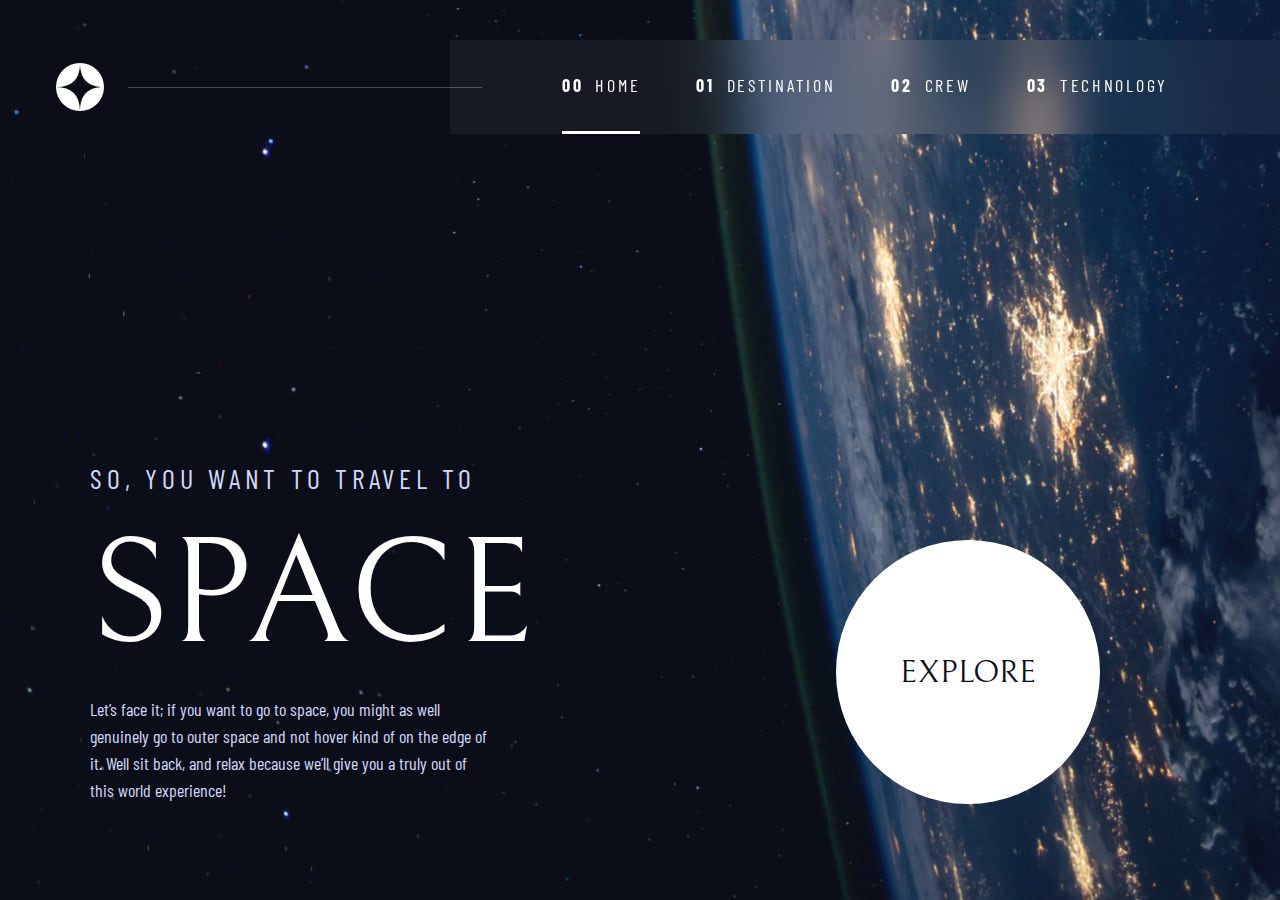
<file: index.html>
<!DOCTYPE html>
<html lang="en">
<head>
    <meta charset="UTF-8">
    <meta http-equiv="X-UA-Compatible" content="IE=edge">
    <meta name="viewport" content="width=device-width, initial-scale=1.0">
    <link rel="stylesheet" href="CSS/style.css">
    <link rel="preconnect" href="https://fonts.googleapis.com">
    <link rel="preconnect" href="https://fonts.gstatic.com" crossorigin>
    <link href="https://fonts.googleapis.com/css2?family=Barlow&family=Barlow+Condensed&family=Bellefair&display=swap" rel="stylesheet">
    <!--Script-->
    <script src="JS/index.js" defer></script>
    <script src="JS/tabs.js" defer></script>
    <title>Space tourism</title>
</head>
<body class="home">
        <a class="skip-content sr-only" href="#main">Skip to content</a>
        <header class="primary-header flex">
            <div>
                <a href="index.html"><img src="assets/shared/logo.svg" alt="Space tourism logo" class="logo"></a>
            </div>
            <button class="mobile-nav-toggle" aria-controls="primary-navigation"><span class="sr-only" aria-expanded="false">Menu</span></button>
           <nav>
                <ul id="primary-navigation" data-visible="false" class="primary-navigation underline-indicators flex">
                    <li class="active"><a class="ff-sans-cond uppercase text-white letter-spacing-2" href="index.html"><span aria-hidden="true">00</span>Home</a>
                    <li><a class="ff-sans-cond uppercase text-white letter-spacing-2" href="destination.html"><span aria-hidden="true">01</span>Destination</a>
                    <li><a class="ff-sans-cond uppercase text-white letter-spacing-2" href="crew.html"><span aria-hidden="true">02</span>Crew</a>
                    <li><a class="ff-sans-cond uppercase text-white letter-spacing-2" href="technology.html"><span aria-hidden="true">03</span>Technology</a>
                </ul>
            </nav>
        </header>

            <main id="main" class="grid-container grid-container--home">
                    <div>
                        <span class="text-accent ff-sans-cond fs-500 uppercase letter-spacing-1">So, you want to travel to</span> 
                        <h1 class="d-block ff-serif text-white fs-900 uppercase">Space</h1>
                        <p class="text-accent ff-sans-cond max-ch fs-400">Let’s face it; if you want to go to space, you might as well genuinely go to outer space and not hover kind of on the edge of it. Well sit back, and relax because we’ll give you a truly out of this world experience!</p>
                    </div>
                    <div>
                        <a href="destination.html" class="text-dark bg-white uppercase ff-serif large-button">Explore</a> 
                    </div> 
            </main>
</body>
</html>
</file>
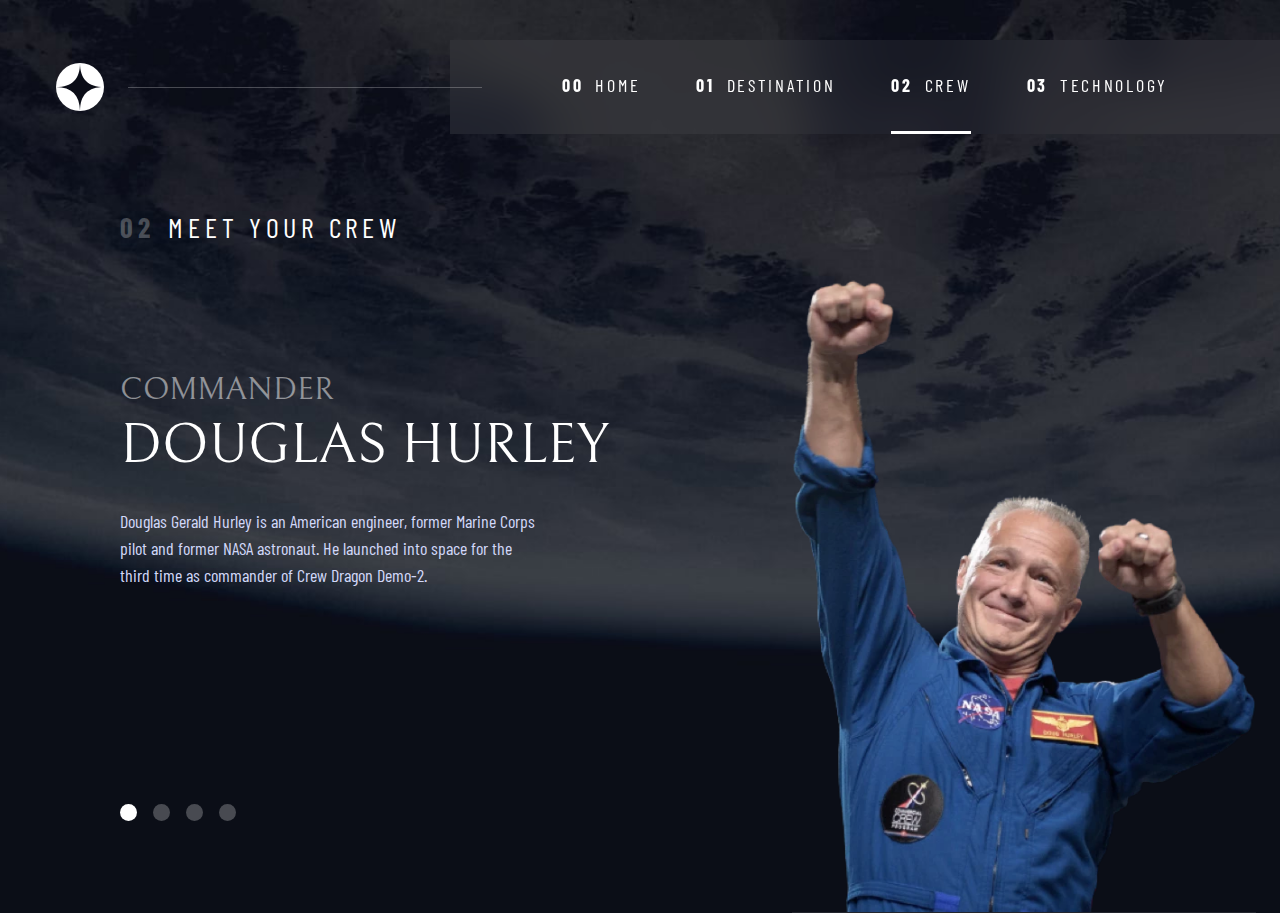
<file: crew.html>
<!DOCTYPE html>
<html lang="en">
<head>
    <meta charset="UTF-8">
    <meta http-equiv="X-UA-Compatible" content="IE=edge">
    <meta name="viewport" content="width=device-width, initial-scale=1.0">
    <link rel="stylesheet" href="CSS/style.css">
    <link rel="preconnect" href="https://fonts.googleapis.com">
    <link rel="preconnect" href="https://fonts.gstatic.com" crossorigin>
    <link href="https://fonts.googleapis.com/css2?family=Barlow&family=Barlow+Condensed&family=Bellefair&display=swap" rel="stylesheet">
    <!--Script-->
    <script src="JS/index.js" defer></script>
    <script src="JS/tabs.js" defer></script>
    <title>Space tourism</title>
</head>
<body class="crew">
        <a class="skip-content sr-only" href="#main">Skip to content</a>
        <header class="primary-header flex">
            <div>
                <a href="index.html"><img src="assets/shared/logo.svg" alt="Space tourism logo" class="logo"></a>
            </div>
            <button class="mobile-nav-toggle" aria-controls="primary-navigation"><span class="sr-only" aria-expanded="false">Menu</span></button>
           <nav>
                <ul id="primary-navigation" data-visible="false" class="primary-navigation underline-indicators flex">
                    <li><a class="ff-sans-cond uppercase text-white letter-spacing-2" href="index.html"><span aria-hidden="true">00</span>Home</a>
                    <li><a class="ff-sans-cond uppercase text-white letter-spacing-2" href="destination.html"><span aria-hidden="true">01</span>Destination</a>
                    <li class="active"><a class="ff-sans-cond uppercase text-white letter-spacing-2" href="crew.html"><span aria-hidden="true">02</span>Crew</a>
                    <li><a class="ff-sans-cond uppercase text-white letter-spacing-2" href="technology.html"><span aria-hidden="true">03</span>Technology</a>
                </ul>
            </nav>
        </header>

        <main id="main" class="grid-container grid-container--crew flow">
            <h1 class="numbered-title"><span aria-hidden="true">02</span>Meet your crew</h1>
            
            <div class="dot-indicators flex" role="tabList" aria-label="crew member list">
                <button aria-selected="true" aria-controls="commander-tab" role="tab" data-image="commander-image" tabindex="0"><span class="sr-only">The commander</span></button>
                <button aria-selected="false" aria-controls="mission-tab" role="tab" data-image="mission-image" tabindex="-1"><span class="sr-only">The mission specialist</span></button>
                <button aria-selected="false" aria-controls="pilot-tab" role="tab" data-image="pilot-image" tabindex="-1"><span class="sr-only">The pilot</span></button>
                <button aria-selected="false" aria-controls="crew-tab" role="tab" data-image="crew-image" tabindex="-1"><span class="sr-only">The crew engineer</span></button>
            </div>

            <!--commander-->
            <article class="crew-details flow" id="commander-tab" role="tabpanel" tabindex="0">
                <header class="flow flow--space-small">
                    <h2 class="fs-600 ff-serif uppercase">Commander</h2>
                    <p class="uppercase fs-700 ff-serif">Douglas Hurley</p>
                </header>
                <p class="text-accent ff-sans-cond">Douglas Gerald Hurley is an American engineer, former Marine Corps pilot 
                    and former NASA astronaut. He launched into space for the third time as 
                    commander of Crew Dragon Demo-2.</p>
            </article>

            <!--mission specialist-->
            <article hidden class="crew-details flow" id="mission-tab" role="tabpanel" tabindex="0">
                <header class="flow flow--space-small">
                    <h2 class="fs-600 ff-serif uppercase">Mission Specialist</h2>
                    <p class="uppercase fs-700 ff-serif">Mark Shuttleworth</p>
                </header>
                <p class="text-accent ff-sans-cond">Mark Richard Shuttleworth is the founder and CEO of Canonical, the company behind 
                    the Linux-based Ubuntu operating system. Shuttleworth became the first South 
                    African to travel to space as a space tourist.</p>
            </article>

            <!--pilot-->
            <article hidden class="crew-details flow" id="pilot-tab" role="tabpanel" tabindex="0">
                <header class="flow flow--space-small">
                    <h2 class="fs-600 ff-serif uppercase">Pilot</h2>
                    <p class="uppercase fs-700 ff-serif">Victor Glover</p>
                </header>
                <p class="text-accent ff-sans-cond">Pilot on the first operational flight of the SpaceX Crew Dragon to the 
                    International Space Station. Glover is a commander in the U.S. Navy where 
                    he pilots an F/A-18.He was a crew member of Expedition 64, and served as a 
                    station systems flight engineer.</p>
            </article>

            <!--flight engineer-->
            <article hidden class="crew-details flow" id="crew-tab" role="tabpanel" tabindex="0">
                <header class="flow flow--space-small">
                    <h2 class="fs-600 ff-serif uppercase">Flight Engineer</h2>
                    <p class="uppercase fs-700 ff-serif">Anousheh Ansari</p>
                </header>
                <p class="text-accent ff-sans-cond">Anousheh Ansari is an Iranian American engineer and co-founder of Prodea Systems. 
                    Ansari was the fourth self-funded space tourist, the first self-funded woman to 
                    fly to the ISS, and the first Iranian in space.</p>
            </article>

                <picture id="commander-image">
                    <source  srcset="assets/crew/image-douglas-hurley.webp" type="image/webp">
                    <img src="assets/crew/image-douglas-hurley.png" alt="">
                </picture>
                <picture id="mission-image" hidden>
                    <source srcset="assets/crew/image-mark-shuttleworth.webp" type="image/webp">
                    <img src="assets/crew/image-mark-shuttleworth.png" alt="">
                </picture>

                <picture id="pilot-image" hidden>
                    <source srcset="assets/crew/image-victor-glover.webp" type="image/webp">
                    <img src="assets/crew/image-victor-glover.png" alt="">
                </picture>

                <picture id="crew-image" hidden>
                    <source srcset="assets/crew/image-anousheh-ansari.webp" type="image/webp">
                    <img src="assets/crew/image-anousheh-ansari.png" alt="">
                </picture>
                
        </main>
</body>
</html>
</file>
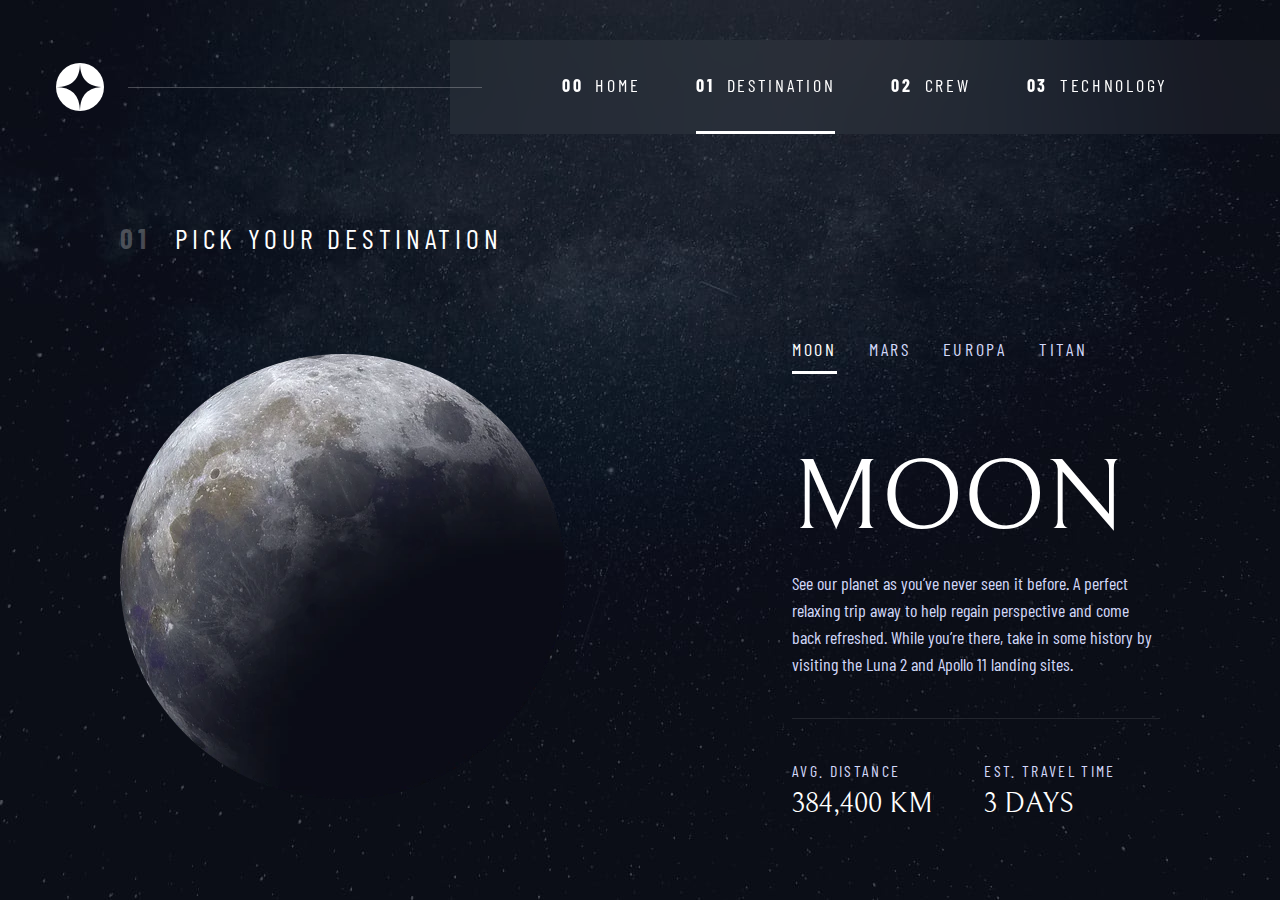
<file: destination.html>
<!DOCTYPE html>
<html lang="en">
<head>
    <meta charset="UTF-8">
    <meta http-equiv="X-UA-Compatible" content="IE=edge">
    <meta name="viewport" content="width=device-width, initial-scale=1.0">
    <link rel="stylesheet" href="CSS/style.css">
    <link rel="preconnect" href="https://fonts.googleapis.com">
    <link rel="preconnect" href="https://fonts.gstatic.com" crossorigin>
    <link href="https://fonts.googleapis.com/css2?family=Barlow&family=Barlow+Condensed&family=Bellefair&display=swap" rel="stylesheet">
    <!--Script-->
    <script src="JS/index.js" defer></script>
    <script src="JS/tabs.js" defer></script>
    <title>Space tourism</title>
</head>
<body class="destination">
        <a class="skip-content sr-only" href="#main">Skip to content</a>
        <header class="primary-header flex">
            <div>
              <a href="index.html"><img src="assets/shared/logo.svg" alt="Space tourism logo" class="logo"></a>
            </div>
            <button class="mobile-nav-toggle" aria-controls="primary-navigation"><span class="sr-only" aria-expanded="false">Menu</span></button>
           <nav>
                <ul id="primary-navigation" data-visible="false" class="primary-navigation underline-indicators flex">
                    <li><a class="ff-sans-cond uppercase text-white letter-spacing-2" href="index.html"><span aria-hidden="true">00</span>Home</a>
                    <li class="active"><a class="ff-sans-cond uppercase text-white letter-spacing-2" href="destination.html"><span aria-hidden="true">01</span>Destination</a>
                    <li><a class="ff-sans-cond uppercase text-white letter-spacing-2" href="crew.html"><span aria-hidden="true">02</span>Crew</a>
                    <li><a class="ff-sans-cond uppercase text-white letter-spacing-2" href="technology.html"><span aria-hidden="true">03</span>Technology</a>
                </ul>
            </nav>
        </header>

            <main id="main" class="grid-container grid-container--destination">
                <h1 class="numbered-title"><span aria-hidden="true">01</span> Pick your destination</h1>
                
                <picture id="moon-image">
                  <source srcset="assets/destination/image-moon.webp" type="image/webp">
                  <img src="assets/destination/image-moon.png" alt="the moon">
                </picture>

                <picture hidden id="mars-image">
                  <source srcset="assets/destination/image-mars.webp" type="image/webp">
                  <img src="assets/destination/image-mars.png" alt="the planet mars">
                </picture>

                <picture hidden id="europa-image">
                  <source srcset="assets/destination/image-europa.webp" type="image/webp">
                  <img src="assets/destination/image-europa.png" alt="the planet europa">
                </picture>

                <picture hidden id="titan-image">
                  <source srcset="assets/destination/image-titan.webp" type="image/webp">
                  <img src="assets/destination/image-titan.png" alt="the planet titan">
                </picture >

                <div class="tab-list underline-indicators flex" role="tabList" aria-label="destination-list">
                  <button aria-selected="true" role="tab" aria-controls="moon-tab" tabindex="0" data-image="moon-image" class="uppercase ff-sans-cond text-accent bg-dark letter-spacing-2">Moon</button>
                  <button aria-selected="false" role="tab" aria-controls="mars-tab" tabindex="-1" data-image="mars-image" class="uppercase ff-sans-cond text-accent bg-dark letter-spacing-2">Mars</button>
                  <button aria-selected="false" role="tab" aria-controls="europa-tab" tabindex="-1" data-image="europa-image" class="uppercase ff-sans-cond text-accent bg-dark letter-spacing-2">Europa</button>
                  <button aria-selected="false" role="tab" aria-controls="titan-tab" tabindex="-1" data-image="titan-image" class="uppercase ff-sans-cond text-accent bg-dark letter-spacing-2">Titan</button>
                </div>
            
            <!--Moon-->
            <article class="destination-info flow" id="moon-tab" tabindex="0" role="tabpanel">
              <h2 class="ff-sans uppercase fs-800">Moon</h2>

              <p class="text-accent ff-sans-cond">See our planet as you’ve never seen it before. A perfect relaxing trip away to help 
              regain perspective and come back refreshed. While you’re there, take in some history 
              by visiting the Luna 2 and Apollo 11 landing sites.</p> 
              
              <div class="destination-meta flex">
                <div>
                  <h3 class="text-accent fs-200 uppercase ff-sans-cond letter-spacing-3">Avg. distance</h3>
                  <p class="ff-sans uppercase text-white">384,400 km</p>
                </div>
               
                <div>
                  <h3 class="text-accent fs-200 uppercase ff-sans-cond letter-spacing-3">Est. travel time</h3>
                  <p class="ff-sans uppercase text-white">3 days</p> 
                </div>
              </div>
            </article>


            <!--Mars-->
            <article hidden class="destination-info flow" id="mars-tab" tabindex="0" role="tabpanel">
              <h2 class="ff-sans uppercase fs-800">Mars</h2>

              <p class="text-accent ff-sans-cond">Don’t forget to pack your hiking boots. You’ll need them to tackle Olympus Mons, 
                the tallest planetary mountain in our solar system. It’s two and a half times 
                the size of Everest!</p> 
              
              <div class="destination-meta flex">
                <div>
                  <h3 class="text-accent fs-200 uppercase ff-sans-cond letter-spacing-3">Avg. distance</h3>
                  <p class="ff-sans uppercase text-white">225 mil. km</p>
                </div>
               
                <div>
                  <h3 class="text-accent fs-200 uppercase ff-sans-cond letter-spacing-3">Est. travel time</h3>
                  <p class="ff-sans uppercase text-white">9 months</p> 
                </div>
              </div>
            </article>


            <!--Europa-->
            <article hidden class="destination-info flow" id="europa-tab" tabindex="0" role="tabpanel">
              <h2 class="ff-sans uppercase fs-800">Europa</h2>

              <p class="text-accent ff-sans-cond">The smallest of the four Galilean moons orbiting Jupiter, Europa is a 
                winter lover’s dream. With an icy surface, it’s perfect for a bit of 
                ice skating, curling, hockey, or simple relaxation in your snug 
                wintery cabin.</p> 
              
              <div class="destination-meta flex">
                <div>
                  <h3 class="text-accent fs-200 uppercase ff-sans-cond letter-spacing-3">Avg. distance</h3>
                  <p class="ff-sans uppercase text-white">628 mil. km</p>
                </div>
               
                <div>
                  <h3 class="text-accent fs-200 uppercase ff-sans-cond letter-spacing-3">Est. travel time</h3>
                  <p class="ff-sans uppercase text-white">3 years</p> 
                </div>
              </div>
            </article>


            <!--Titan-->
            <article hidden class="destination-info flow" id="titan-tab" tabindex="0" role="tabpanel">
              <h2 class="ff-sans uppercase fs-800">Titan</h2>

              <p class="text-accent ff-sans-cond">The only moon known to have a dense atmosphere other than Earth, Titan 
                is a home away from home (just a few hundred degrees colder!). As a 
                bonus, you get striking views of the Rings of Saturn.</p> 
              
              <div class="destination-meta flex">
                <div>
                  <h3 class="text-accent fs-200 uppercase ff-sans-cond letter-spacing-3">Avg. distance</h3>
                  <p class="ff-sans uppercase text-white">1.6 bil. km</p>
                </div>
               
                <div>
                  <h3 class="text-accent fs-200 uppercase ff-sans-cond letter-spacing-3">Est. travel time</h3>
                  <p class="ff-sans uppercase text-white">7 years</p> 
                </div>
              </div>
            </article>
          </main>
</body>
</html>
</file>
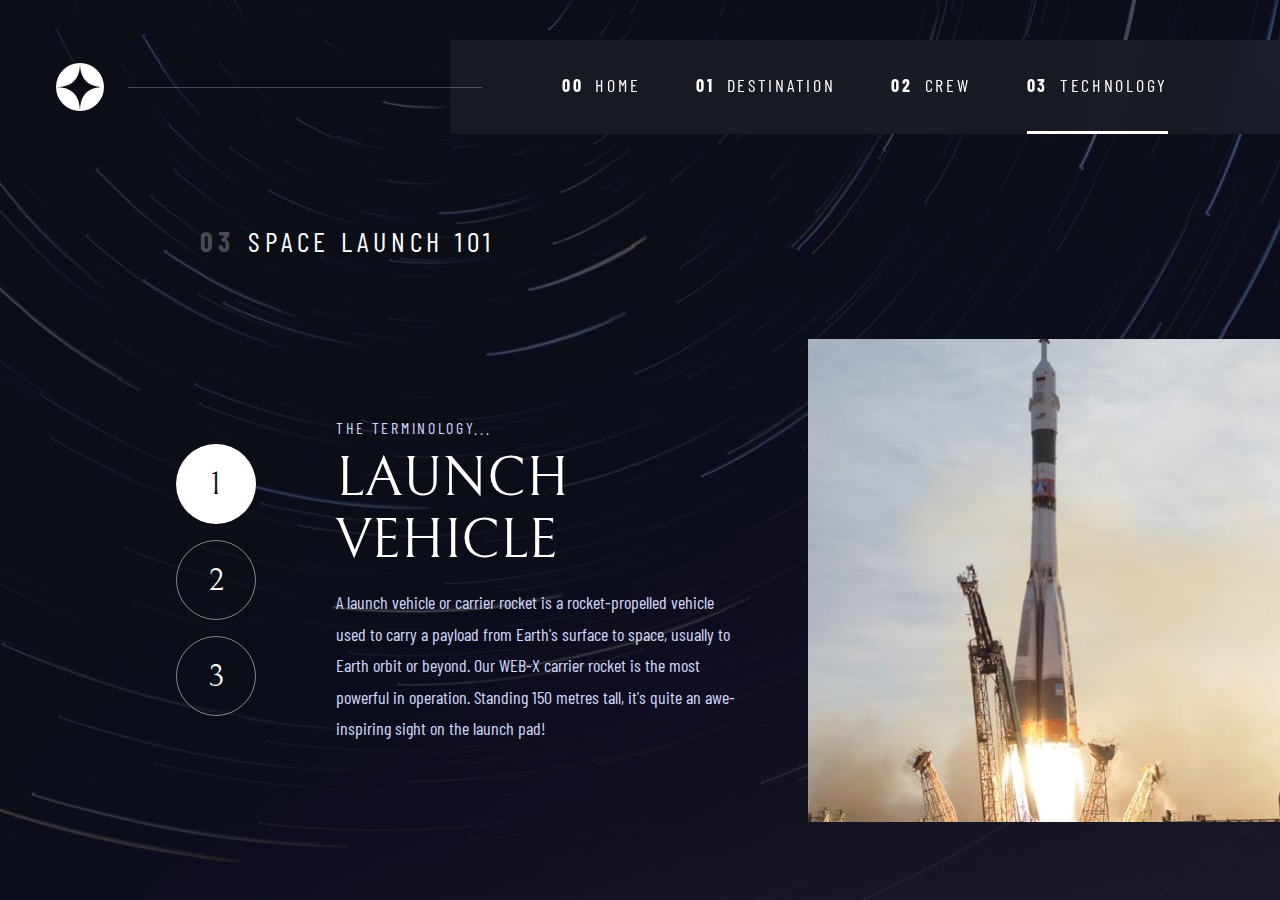
<file: technology.html>
<!DOCTYPE html>
<html lang="en">
<head>
    <meta charset="UTF-8">
    <meta http-equiv="X-UA-Compatible" content="IE=edge">
    <meta name="viewport" content="width=device-width, initial-scale=1.0">
    <link rel="stylesheet" href="CSS/style.css">
    <link rel="preconnect" href="https://fonts.googleapis.com">
    <link rel="preconnect" href="https://fonts.gstatic.com" crossorigin>
    <link href="https://fonts.googleapis.com/css2?family=Barlow&family=Barlow+Condensed&family=Bellefair&display=swap" rel="stylesheet">
    <!--Script-->
    <script src="JS/index.js" defer></script>
    <script src="JS/tabs.js" defer></script>
    <title>Space tourism</title>
</head>
<body class="technology">
        <a class="skip-content sr-only" href="#main">Skip to content</a>
        <header class="primary-header flex">
            <div>
                <a href="index.html"><img src="assets/shared/logo.svg" alt="Space tourism logo" class="logo"></a>
            </div>
            <button class="mobile-nav-toggle" aria-controls="primary-navigation"><span class="sr-only" aria-expanded="false">Menu</span></button>
           <nav>
                <ul id="primary-navigation" data-visible="false" class="primary-navigation underline-indicators flex">
                    <li><a class="ff-sans-cond uppercase text-white letter-spacing-2" href="index.html"><span aria-hidden="true">00</span>Home</a>
                    <li><a class="ff-sans-cond uppercase text-white letter-spacing-2" href="destination.html"><span aria-hidden="true">01</span>Destination</a>
                    <li><a class="ff-sans-cond uppercase text-white letter-spacing-2" href="crew.html"><span aria-hidden="true">02</span>Crew</a>
                    <li class="active"><a class="ff-sans-cond uppercase text-white letter-spacing-2" href="technology.html"><span aria-hidden="true">03</span>Technology</a>
                </ul>
            </nav>
        </header>

        <main id="main" class="grid-container grid-container--technology flow">
            <h1 class="numbered-title"><span aria-hidden="true">03</span>Space launch 101</h1>
            
            <div class="dot-indicators-technology flex ff-serif fs-600" role="tabList" aria-label="technology list">
                <button aria-selected="true" aria-controls="vehicle-tab" role="tab" data-image="vehicle-image" tabindex="0">1</button>
                <button aria-selected="false" aria-controls="spaceport-tab" role="tab" data-image="spaceport-image" tabindex="-1">2</button>
                <button aria-selected="false" aria-controls="capsule-tab" role="tab" data-image="capsule-image" tabindex="-1">3</button>
            </div>

            <!--commander-->
            <article class="technology-details flow" id="vehicle-tab" role="tabpanel" tabindex="0">
                <header class="flow flow--space-small">
                    <h2 class="fs-200 ff-sans-cond letter-spacing-2 uppercase text-accent">The terminology...</h2>
                    <p class="uppercase fs-700 ff-serif">Launch vehicle</p>
                </header>
                <p class="text-accent ff-sans-cond fs-400">A launch vehicle or carrier rocket is a rocket-propelled vehicle used to carry a 
                    payload from Earth's surface to space, usually to Earth orbit or beyond. Our 
                    WEB-X carrier rocket is the most powerful in operation. Standing 150 metres tall,
                    it's quite an awe-inspiring sight on the launch pad!</p>
            </article>

            <!--mission specialist-->
            <article hidden class="technology-details flow" id="spaceport-tab" role="tabpanel" tabindex="0">
                <header class="flow flow--space-small">
                    <h2 class="fs-200 ff-sans-cond letter-spacing-2 uppercase text-accent">The terminology...</h2>
                    <p class="uppercase fs-700 ff-serif">Spaceport</p>
                </header>
                <p class="text-accent ff-sans-cond fs-400">A spaceport or cosmodrome is a site for launching (or receiving) spacecraft, 
                    by analogy to the seaport for ships or airport for aircraft. Based in the 
                    famous Cape Canaveral, our spaceport is ideally situated to take advantage 
                    of the Earth’s rotation for launch.</p>
            </article>

            <!--pilot-->
            <article hidden class="technology-details flow" id="capsule-tab" role="tabpanel" tabindex="0">
                <header class="flow flow--space-small">
                    <h2 class="fs-200 ff-sans-cond letter-spacing-2 uppercase text-accent">The terminology...</h2>
                    <p class="uppercase fs-700 ff-serif">Space capsule</p>
                </header>
                <p class="text-accent ff-sans-cond fs-400">A space capsule is an often-crewed spacecraft that uses a blunt-body reentry 
                    capsule to reenter the Earth's atmosphere without wings. Our capsule is where 
                    you'll spend your time during the flight. It includes a space gym, cinema, 
                    and plenty of other activities to keep you entertained.</p>
            </article>

                <picture id="vehicle-image">
                    <img src="assets/technology/image-launch-vehicle-landscape.jpg" alt="" class="bg-land">
                    <img src="assets/technology/image-launch-vehicle-portrait.jpg" alt="" class="bg-portrait">
                </picture>
                <picture id="spaceport-image" hidden>
                    <img src="assets/technology/image-spaceport-landscape.jpg" alt="" class="bg-land">
                    <img src="assets/technology/image-spaceport-portrait.jpg" alt="" class="bg-portrait">
                </picture>
                <picture id="capsule-image" hidden>
                    <img src="assets/technology/image-space-capsule-landscape.jpg" alt="" class="bg-land">
                    <img src="assets/technology/image-space-capsule-portrait.jpg" alt="" class="bg-portrait">
                </picture>
                
        </main>
</body>
</html>
</file>
<file: CSS/style.css>
:root{

    /*font-family*/
    --ff-serif: 'Bellefair', serif;
    --ff-sans-cond: 'Barlow Condensed', sans-serif;
    --ff-sans: 'Barlow', sans-serif;


    /*color styles*/
    --clr-dark: 230 35% 7%;
    --clr-accent: 231 77% 90%;
    --clr-white: 0 0% 100%;


      /* font-sizes */
      --fs-900: 5rem;
      --fs-800: 3.5rem;
      --fs-700: 1.5rem;
      --fs-600: 1rem;
      --fs-500: 1rem;
      --fs-400: 0.9375rem;
      --fs-300: 1rem;
      --fs-200: 0.875rem;
  }

  @media screen and (min-width:  35em) {
    :root{
      --fs-900: 9.375rem;
      --fs-800: 5rem;
      --fs-700: 2.5rem;
      --fs-600: 1.5rem;
      --fs-500: 1.25rem;
      --fs-400: 1rem;
      --fs-200: 1rem
    }
  }

  @media screen and (min-width: 65em) {
     :root{
      --fs-800: 6.25rem;
      --fs-700: 3.5rem;
      --fs-600: 2rem;
      --fs-500: 1.75rem;
      --fs-400: 1.125rem;
     }
  }

/*general rules reset*/
*,
*::after,
*::before{
    box-sizing: border-box;
}


/* Reset margins */
body,
h1,
h2,
h3,
h4,
h5,
p,
figure,
picture {
    margin: 0; 
}


h1,
h2,
h3,
h4,
h5,
h6,
p {
    font-weight: 400;
}

h1,
h2,
h3,
h4,
p{
  font-family: var(--ff-serif);
}

h5,
.sub-h2
ul li{
  font-family: var(--ff-sans-cond);
}

body {
  min-height: 100vh;
  text-rendering: optimizeSpeed;
  line-height: 1.5;
  color: hsl( var(--clr-white) );
  background-color: hsl( var(--clr-dark) );
  font-family: var(--ff-sans);
  display: grid;
  grid-template-rows: min-content 1fr;
  overflow-x: hidden;
  font-size: var(--fs-400);
}

img{
    max-width: 100%;
    display: block;
}

input,
button,
textarea,
select {
  font: inherit;
  border: none;
}

@media (prefers-reduced-motion: reduce) {
    html:focus-within {
     scroll-behavior: auto;
    }
    
    *,
    *::before,
    *::after {
      animation-duration: 0.01ms !important;
      animation-iteration-count: 1 !important;
      transition-duration: 0.01ms !important;
      scroll-behavior: auto !important;
    }
  }

  /*utility components*/
  .dot-indicators-technology > button {
    cursor: pointer;
    width: 2.5rem;
    height: 2.5rem;
    border-radius: 50%;
    background: none;
    border: 1px solid hsl( var(--clr-white) / .5);
    color: var(--clr-white);
    display: grid;
    place-items: center;
  }
  
  .dot-indicators > *{
    cursor: pointer;
    border: 0;
    background-color: hsl( var(--clr-white) / .25);
    border-radius: 50%;
    width: 0.9375em;
    height: 0.9375em;
  }
  
  .dot-indicators > *:hover,
  .dot-indicators > *:focus{
    background-color: hsl( var(--clr-white) / .5);
  }
  
  .dot-indicators > [aria-selected="true"] {
    background-color: hsl( var(--clr-white) / 1);
  }

  .dot-indicators-technology > [aria-selected="true"] {
    background: hsl( var(--clr-white) / 1);
    color: hsl( var(--clr-dark) );
  }

  .numbered-title{
    color: var(--clr-white);
    font-family: var(--ff-sans-cond);
    font-size: var(--fs-500);
    text-transform: uppercase;
    letter-spacing: 4.72px; 
  }

  .numbered-title span {
    margin-right: .5em;
    font-weight: 700;
    color: hsl( var(--clr-white) / .25);
}

.large-button{
    font-size: 1.5rem;
    position: relative;
    z-index: 1;
    display: inline-grid;
    place-items: center;
    padding: 0 1.5em;
    border-radius: 50%;
    aspect-ratio: 1;
    text-decoration: none;
    cursor: pointer;
    background: hsl( var(--clr-white));
    font-family: var(--ff-serif);
    line-height: 25px;
}

.large-button::after{
    content: "";
    position: absolute;
    width: 100%;
    height: 100%;
    z-index: -1;
    background: hsl( var(--clr-white) / .1);
    border-radius: 50%;
    opacity: 0;
    transition: opacity 500ms linear, transform 750ms ease-in-out;
}

.large-button:hover::after,
.large-button:focus::after{
    opacity: 1;
    transform: scale(1.5);
}


  /*utilities*/
  .flex{
    display: flex;
    gap: var(--gap, 1rem);    
  }

  .grid{
    display: grid;
    gap: var(--gap, 1rem);
  }

  .d-block {
    display: block;
  }

  .flow > *:where(:not(:first-child)){
    margin-top: var(--flow-space, 1rem);
  }

  /**/
  .flow--space-small {
    --flow-space: .5rem;
  }

  .container{
    padding-inline: 2rem;
    margin-inline: auto;
    max-width: 80rem;
  }


  /*Layout*/
  .grid-container{
    padding-bottom: 4rem;
    display: grid;
    text-align: center;
    place-items: center;
    padding-inline: 1.5rem;
  }

  .grid-container p:not([class]) {
    max-width: 50ch;
}

.numbered-title {
  grid-area: title;
}

.max-ch {
  max-width: 50ch;
}


/*Home layout*/
.grid-container--home {
  gap: 8rem;
}

.grid-container--home div:first-child {
  display: grid;
  place-items: center;
  gap: 1rem;
}


/*Destination layout*/
.grid-container--destination {
  grid-template-areas: 
    'title'
    'image'
    'tabs'
    'content';
    gap: 2rem;
}



.grid-container--destination > picture {
  grid-area: image;
  max-width: 60%;
}

.grid-container--destination > .tab-list{
  grid-area: tabs;
}

.grid-container--destination > .destination-info{
  grid-area: content;
}

.destination-meta {
  flex-direction: column;
  border-top: 1px solid hsl( var(--clr-white) / .1);
  padding-top: 2.5rem;
  margin-top: 2.5rem;
  align-items: center;
  justify-content: center;
}

.destination-meta p{
  font-size: 1.75rem;
}

/*Crew layout*/
.grid-container--crew {
  grid-template-areas: 
    'title'
    'image'
    'tabs'
    'content';
}

.grid-container--crew > picture {
  grid-area: image;
  max-width: 80%;
  border-bottom: 1px solid hsl(var(--clr-white) / .1);
}

.grid-container--crew > .dot-indicators{
  grid-area: tabs;
}

.grid-container--crew > .crew-details{
  grid-area: content;
}

.crew-details header:first-child p {
  white-space: nowrap;
}

.crew-details h2 {
  color: hsl(var(--clr-white) / .5);
}


/*Technology layout*/
.bg-land {
  display: block;
}

.bg-portrait {
  display: none;
}

.grid-container--technology {
  padding-inline: 0;
  grid-template-areas: 
  'title'
  'image'
  'tabs'
  'content';
  place-items: center;
}

.technology-details {
  padding-inline: 2rem;
}

.grid-container--technology > picture {
  grid-area: image;
  max-width: 100%;
}

.grid-container--technology > .dot-indicators-technology {
  grid-area: tabs;
}

.grid-container--technology > .technology-details {
  grid-area: content;
}


@media screen and (min-width: 35em) {
  .large-button{
    padding: 0 2em;
    font-size: 2rem;
}

  .crew-details > p {
    padding-inline: 10rem;
  }

  .numbered-title {
    justify-self: start;
    margin-top: 2rem;
  }

  .destination-meta {
    flex-direction: row;
    justify-content: space-evenly;
    width: 80%;
  }


  .grid-container--destination {
    gap: 3rem;
  }

  .grid-container--destination > picture {
    grid-area: image;
    max-width: 100%;
  }

  .grid-container--crew {
    padding-bottom: 0;
    --flow-space: 2rem;
    grid-template-areas: 
      'title'
      'content'
      'tabs'
      'image';
  }

 

  .technology-details > p {
    line-height: 1.75em;
  }

  .dot-indicators-technology > button {
    width: 3.75rem;
    height: 3.75rem;
  }

  .grid-container--technology {
    gap: 3rem;
  }

  .grid-container--technology h1 {
    margin-left: 2.5rem;
  }

  .grid-container--technology picture {
    width: 100%;
  }

  .grid-container--technology picture img {
    width: 100%;
  }

}


  
  @media (min-width: 65em) {
    .grid-container{
      text-align: left;
      column-gap: var(--container-gap, 5rem);
      grid-template-columns: repeat(2, minmax(0, 70rem));
    }

    .grid-container--home{
      padding-bottom: 6rem;
      align-items: end;
    }

    .grid-container--home div:first-child {
      place-items: start;
    }

    .grid-container--home > *:first-child{
      grid-column: 1;
    }
  
    .grid-container--home > *:last-child{
      grid-column: 2;
    }

    .grid-container--destination {
      grid-template-columns: minmax(1rem, 1fr) minmax(0, 37rem) minmax(0, 23rem) minmax(1rem, 1fr);
      justify-items: start;
      grid-template-areas: 
        '. title title .'
        '. image tabs .'
        '. image content .';
    }

    .grid-container--destination > picture {
      max-width: 100%;
    }

    .destination-meta {
      --gap: 4vw;
      justify-content: start;
      width: 100%;
    }

    .grid-container--crew {
      grid-template-columns: minmax(1rem, 1fr) minmax(0, 37rem) minmax(0, 23rem) minmax(1rem, 1fr);
      justify-items: start;
      grid-template-areas: 
        '. title title .'
        '. content image .'
        '. tabs image .';
    }

    .grid-container--crew > picture {
      grid-column: span 2;
      align-self: end;
      max-width: 100%;
    }

    .crew-details > p {
      padding-inline: 0;
      padding-inline-end: 13vw;
    }

    /*Technology*/
    .bg-portrait{
      display: block;
    }

    .bg-land {
      display: none;
    }

    .grid-container--technology {
      --flow-space: 1rem;
      padding-inline-start: 10rem;
      grid-template-areas: 
      'title title title'
      'tabs content image';
      place-items: center;
      gap: 2rem;
      grid-template-columns: minmax(1rem, 10%) repeat(2, minmax(0, 60%));
    }

    .dot-indicators-technology > button {
      width: 5rem;
      height: 5rem;
    }

    .dot-indicators-technology {
      flex-direction: column;
    }

  }
 


  /*screen-readers only*/
  .sr-only {
    position: absolute; 
    width: 1px;
    height: 1px;
    padding: 0;
    margin: -1px; 
    overflow: hidden;
    clip: rect(0, 0, 0, 0);
    white-space: nowrap; /* added line */
    border: 0;
  }

  .skip-content{
    position: absolute;
    z-index: 9999;
    background: hsl( var(--clr-white) );
    color: hsl( var(--clr-dark) );
    padding: .5em 1em;
    margin-inline: auto;
    transform: translateY(-100%);
    transition: transform 250ms ease-in;
  }

  .skip-content:focus{
    transform: translateY(0);
  }


  /*colors*/
  .bg-dark{background-color: hsl( var(--clr-dark) );}
  .bg-accent{background-color: hsl( var(--clr-accent) );}
  .bg-white{background-color: hsl( var(--clr-white) );}

  .text-dark{color: hsl( var(--clr-dark) );}
  .text-accent{color: hsl( var(--clr-accent) );}
  .text-white{color: hsl( var(--clr-white) );}


  /*typography*/
  .ff-serif { font-family: var(--ff-serif); } 
  .ff-sans-cond { font-family: var(--ff-sans-cond); } 
  .ff-sans-normal { font-family: var(--ff-sans-normal); } 

  .letter-spacing-1 { letter-spacing: 4.75px; } 
  .letter-spacing-2 { letter-spacing: 2.7px; } 
  .letter-spacing-3 { letter-spacing: 2.35px; } 

  .uppercase { text-transform: uppercase; }

  .fs-900 { font-size: var(--fs-900); }
  .fs-800 { font-size: var(--fs-800); }
  .fs-700 { font-size: var(--fs-700); }
  .fs-600 { font-size: var(--fs-600); }
  .fs-500 { font-size: var(--fs-500); }
  .fs-400 { font-size: var(--fs-400); }
  .fs-300 { font-size: var(--fs-300); }
  .fs-200 { font-size: var(--fs-200); }

  .fs-900,
  .fs-800,
  .fs-700,
  .fs-600 {
      line-height: 1.1;
  }




  


/*Logo*/
.logo {
  margin: 1.5rem clamp(1.5rem, 5vw, 3.5rem);
}

.primary-navigation {
  --gap: clamp(1.5rem, 5vw, 3.5rem);
  --underline-gap: 2rem;
  list-style: none;
  padding: 0;
  margin: 0;
  background: hsl( var(--clr-white) / 0.05);
  backdrop-filter: blur(1.5rem);
}

.primary-navigation a > span {
  margin-right: 0.75rem;
  font-weight: bold;
}

.mobile-nav-toggle{
  display: none;
}

.primary-header{
  justify-content: space-between;
  align-items: center;
}

/*classe data a menu primo livello e menu pagina 01*/
@media  (max-width: 35rem) {
    .primary-navigation {
      --underline-gap: .5rem;
      list-style: none;
      padding: 0;
      margin: 0;
      background: hsl( var(--clr-dark) / 0.95);
      flex-direction: column;
      position: fixed;
      inset: 0 0 0 30%;
      z-index: 10;
      padding: min(20rem, 15vh) 2rem;
      transform: translateX(100%);
      transition: transform 0.3s ease;
  }

  .primary-navigation[data-visible="true"] {
    transform: translateX(0);
  }

    /*ogni voce di lista di menu*/
  .primary-navigation a {
    text-decoration: none;
  }



  .mobile-nav-toggle{
    display: block;
    position: absolute;
    z-index: 1000;
    right: 1rem;
    top: 2rem;
    background: transparent;
    border: 0;
    background-image: url(../assets/shared/icon-hamburger.svg);
    background-repeat: no-repeat;
    background-position: center;
    width: 1.5rem;
    aspect-ratio: 1;
  }

  .mobile-nav-toggle[aria-expanded="true"] {
    background-image: url(../assets/shared/icon-close.svg);
  }

  .mobile-nav-toggle:focus-visible {
    outline: 5px solid white;
    outline-offset: 5px;
  }

  @supports (backdrop-filter: blur(1rem)) {
    .primary-navigation {
      background: hsl( var(--clr-white) / 0.05);
      backdrop-filter: blur(1.5rem);
    }
  }

  .primary-navigation.underline-indicators > .active {
    border: 0;
  }
}

@media screen and (min-width: 35em) {
  .dot-indicators > *{
    cursor: pointer;
    border: 0;
    background-color: hsl( var(--clr-white) / .25);
    border-radius: 50%;
    width: 0.9375em;
    height: 0.9375em;
  }

  .primary-navigation {
    padding-inline: clamp(2rem, 5vw, 7rem);
  }
}


/*Only for tablet size*/
@media screen and (min-width: 35em) and (max-width: 65em) {

  /*ogni contatore numerico di voce di lista*/
  .primary-navigation a > span {
    display: none;
  }

  .grid-container--home {
    padding-block-start: 6rem;
  }

  .destination-info > p{
    padding-inline: 10rem;
  }

  .destination-meta {
    margin-inline: auto;
  }

  .numbered-title {
    margin-left: 1.5rem;
  }

  .technology-details {
    padding-inline: 12rem;
  }

  .dot-indicators{
    margin-block-end: 1rem;
  }
}

@media screen and (min-width: 65em) {

  .primary-header::after{
    content: "";
    position: relative;
    display: block;
    height: 1px;
    width: 100%;
    margin-right: -3rem;
    background-color: hsl( var(--clr-white) / .25);
    order: 1;
    z-index: 10;
  }

  nav{
    order: 2;
  }

  .primary-navigation {
    margin-block: 2.5rem;
  }

  .primary-navigation {
    padding-inline: clamp(2rem, 10vw, 7rem);
  }
}

 /*ogni voce di lista di menu*/
 .primary-navigation a {
  text-decoration: none;
}


/*classe per dare stile al border-bottom della voce di menu (di default è nascosta)*/
.underline-indicators > *{
    cursor: pointer;
    padding: var(--underline-gap, 0.5rem) 0;
    border: 0;
    border-bottom: 0.2rem solid hsl( var(--clr-white) / 0);
    background-color: transparent;
}


/*stile del border-bottom in stato di hover e focus(quando la attivi)*/
.underline-indicators > *:hover,
.underline-indicators > *:focus {
    border-color: hsl( var(--clr-white) / .5);
}

/*stile del border bottom che ha sia la prima voce di menu (menu principale) che la prima voce di menu (menu pagina 01)*/
.underline-indicators > .active,
.underline-indicators > [aria-selected="true"] {
    color: hsl( var(--clr-white) / 1);
    border-color: hsl( var(--clr-white) / 1); 
}

.tab-list{
  --gap:2rem;
}


.number-indicators{
  margin: 2rem;
}

.number-indicators > *{
  cursor: pointer;
  border: 0;
  justify-content: center;
  align-items: center;
  font-size: var(--fs-500);
  background-color: hsl( var(--clr-white) / 1);
}

.number-indicators button{
  display: flex;
  justify-content: center;
  align-items: center;
  border: 0;
  border-radius: 100vw;
  padding: 1rem;
}


/*Specific page*/
body{
  background-size: cover;
  background-repeat: no-repeat;
  background-position: bottom center;
}


/*Background-Image for all pages*/
/*Home*/

.home {
  background-image: url(../assets/home/background-home-mobile.jpg);
  background-size: cover;
}

@media screen and (min-width: 35em) {
  .home{
    background-position: center center;
    background-image: url(../assets/home/background-home-tablet.jpg);
  }
}

@media screen and (min-width: 65em) {
  .home{
    background-image: url(../assets/home/background-home-desktop.jpg);
  }
}


.destination {
  background-image: url(../assets/destination/background-destination-mobile.jpg);
  background-size: cover;
  background-position: center center;
}

@media screen and (min-width: 35em) {
  .destination{
    background-image: url(../assets/destination/background-destination-tablet.jpg);
  }
}

@media screen and (min-width: 65em) {
  .destination{
    background-image: url(../assets/destination/background-destination-desktop.jpg);
  }
}


.crew {
  background-image: url(../assets/destination/background-destination-mobile.jpg);
  background-size: cover;
}

@media screen and (min-width: 35em) {
  .crew{
    background-position: center center;
    background-image: url(../assets/crew/background-crew-tablet.jpg);
  }
}

@media screen and (min-width: 65em) {
  .crew{
    background-image: url(../assets/crew/background-crew-desktop.jpg);
  }
}


.technology {
  background-image: url(../assets/technology/background-technology-mobile.jpg);
}

@media screen and (min-width: 35em) {
  .technology{
    background-position: center center;
    background-image: url(../assets/technology/background-technology-tablet.jpg);
  }
}

@media screen and (min-width: 65em) {
  .technology{
    background-image: url(../assets/technology/background-technology-desktop.jpg);
  }
}
</file>
